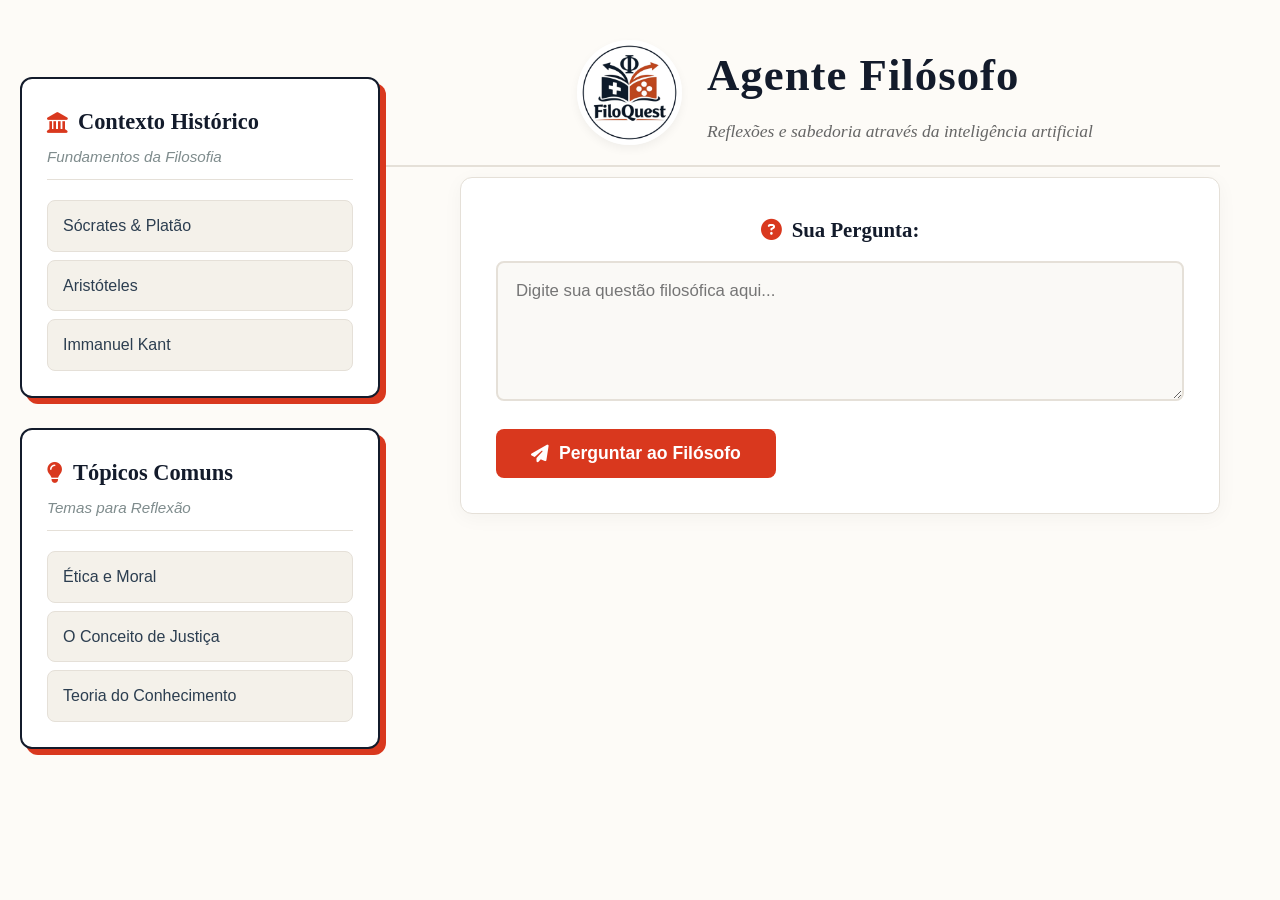
<file: frontend/index.html>
<!DOCTYPE html>
<html lang="pt-BR">
<head>
    <meta charset="UTF-8">
    <meta name="viewport" content="width=device-width, initial-scale=1.0">
    <title>Agente Filósofo - FiloQuest</title>
    <link rel="preconnect" href="https://fonts.googleapis.com/">
    <link rel="preconnect" href="https://fonts.gstatic.com/" crossorigin="">
    <link rel="stylesheet" href="https://cdnjs.cloudflare.com/ajax/libs/font-awesome/6.4.0/css/all.min.css">
    <link rel="stylesheet" href="style.css">
</head>
<body>
    <div class="container">
        <header class="animate-fade-down">
            <div class="header-content">
                <img src="image_b16420.jpg" alt="Logo FiloQuest" class="logo-img">
                <div class="title-group">
                    <h1>Agente Filósofo</h1>
                    <p class="subtitle">Reflexões e sabedoria através da inteligência artificial</p>
                </div>
            </div>
        </header>

        <main class="main-layout">
            <aside class="left-notepad-container">
                <div class="bloco-notas animate-fade-up delay-1">
                    <div>
                        <h3 class="titulo-bloco"><i class="fas fa-landmark"></i> Contexto Histórico</h3>
                        <p class="subtitulo-bloco">Fundamentos da Filosofia</p>
                    </div>
                    <div class="conteudo-bloco">
                        <ul>
                            <li class="topic-item" data-title="Sócrates & Platão" data-content="Sócrates focava no método dialético (maiêutica), questionando tudo para chegar à verdade. Seu discípulo, Platão, desenvolveu a Teoria das Ideias.">Sócrates & Platão</li>
                            <li class="topic-item" data-title="Aristóteles" data-content="Aluno de Platão, Aristóteles foi mais empírico. Sistematizou diversas áreas do conhecimento, defendendo que a felicidade (eudaimonia) é o fim supremo da vida humana.">Aristóteles</li>
                            <li class="topic-item" data-title="Immanuel Kant" data-content="Filósofo iluminista fundamental. Na ética, propôs o 'Imperativo Categórico'.">Immanuel Kant</li>
                        </ul>
                    </div>
                </div>

                <div class="bloco-notas animate-fade-up delay-2">
                    <div>
                        <h3 class="titulo-bloco"><i class="fas fa-lightbulb"></i> Tópicos Comuns</h3>
                        <p class="subtitulo-bloco">Temas para Reflexão</p>
                    </div>
                    <div class="conteudo-bloco">
                        <ul>
                            <li class="topic-item" data-title="Ética e Moral" data-content="A moral refere-se aos costumes de uma sociedade, enquanto a ética é a reflexão filosófica sobre ela.">Ética e Moral</li>
                            <li class="topic-item" data-title="O Conceito de Justiça" data-content="Uma discussão que permeia a filosofia desde Platão até Rawls, sobre a distribuição equitativa de direitos.">O Conceito de Justiça</li>
                            <li class="topic-item" data-title="Teoria do Conhecimento" data-content="Epistemologia. Estuda a natureza, origem e os limites do que podemos conhecer.">Teoria do Conhecimento</li>
                        </ul>
                    </div>
                </div>
            </aside>

            <section class="interaction-area animate-slide-up">
                <div class="input-section">
                    <label for="pergunta"><i class="fas fa-question-circle"></i> Sua Pergunta:</label>
                    <textarea id="pergunta" placeholder="Digite sua questão filosófica aqui..." rows="5"></textarea>
                    <button class="btn-primary" id="btn-perguntar">
                        <i class="fas fa-paper-plane"></i> Perguntar ao Filósofo
                    </button>
                </div>

                <div id="loading" class="loading hidden"><i class="fas fa-spinner fa-spin"></i> <span>O filósofo está refletindo...</span></div>
                <div id="resposta-container" class="resposta-container hidden">
                    <div class="resposta-header"><i class="fas fa-scroll"></i> <h2>Resposta do Filósofo</h2></div>
                    <div id="resposta-texto" class="resposta-texto"></div>
                </div>
                <div id="erro-container" class="erro-container hidden">
                    <i class="fas fa-exclamation-triangle"></i> <span id="erro-mensagem"></span>
                </div>
            </section>
        </main>
    </div>

    <!-- MODAL FLASHCARD (Antiga Sidebar) -->
    <div id="modal-overlay" class="modal-overlay">
        <div class="modal-flashcard">
            <button id="close-modal" class="close-btn"><i class="fas fa-times"></i></button>
            <i class="fas fa-book-open modal-icon"></i>
            <h2 id="modal-title">Título</h2>
            <p id="modal-content">Conteúdo explicativo aparecerá aqui...</p>
        </div>
    </div>

    <script src="script.js"></script>
</body>
</html>
</file>
<file: frontend/style.css>
:root {
    --cor-fundo: #fdfbf7;
    --cor-primaria: #131b2b;
    --cor-secundaria: #d9381e;
    --cor-texto: #2c3e50;
    --cor-borda: #e5e0d8;
    --cor-card-fundo: #ffffff;
    
    --nota-borda: #131b2b;
    --nota-sombra: #d9381e;
    --tamanho-modal: 650px;
}

* { margin: 0; padding: 0; box-sizing: border-box; }

body {
    font-family: 'Sora', sans-serif;
    background-color: var(--cor-fundo);
    color: var(--cor-texto);
    line-height: 1.6;
    min-height: 100vh;
    overflow-x: hidden;
}

h1, h2, h3 { font-family: 'Merriweather', serif; color: var(--cor-primaria); }

/* =================== CONTAINER E HEADER =================== */
.container {
    width: 100%;
    max-width: 1400px;
    margin: 0 auto;
    padding: 40px 60px 40px 40px; /* Diminui o padding esquerdo para trazer os blocos mais para esquerda */
    display: flex;
    flex-direction: column;
    min-height: 100vh;
}

header {
    margin-bottom: 10px; /* Reduzido para subir os blocos */
    padding-bottom: 20px;
    border-bottom: 2px solid var(--cor-borda);
    width: 100%;
    display: flex;
    justify-content: center;
    padding-left: 410px;
    align-items: center;
}

.header-content { display: flex; align-items: center; gap: 25px; }
.logo-img { width: 105px; height: 105px; object-fit: contain; border-radius: 50%; box-shadow: 0 4px 10px rgba(0,0,0,0.05); background: #fff; }
.title-group h1 { font-size: 2.8rem; font-weight: 700; letter-spacing: 1px; margin-bottom: 5px; }
.subtitle { font-family: 'Merriweather', serif; font-style: italic; color: #666; font-size: 1.1rem; }

/* =================== LAYOUT PRINCIPAL =================== */
.main-layout {
    display: grid;
    /* Aumentei a largura da esquerda para 340px e o gap para 80px */
    grid-template-columns: 340px 1fr;
    gap: 80px; 
    align-items: start;
    flex: 1;
}

/* =================== COLUNA ESQUERDA (BLOCO DE NOTAS) =================== */
.left-notepad-container {
    display: flex;
    flex-direction: column;
    gap: 30px;
    position: sticky;
    top: 20px;
    height: fit-content;
    /* Truque para puxar os blocos para cima e preencher o espaço esquerdo */
    margin-left: -20px; 
    margin-top: -100px; 
}

.bloco-notas {
    width: 100%;
    background-color: var(--cor-card-fundo);
    padding: 25px;
    box-sizing: border-box;
    display: flex;
    flex-direction: column;
    border: 2px solid var(--nota-borda);
    border-radius: 12px;
    box-shadow: 6px 6px 0 var(--nota-sombra);
    transition: transform 0.2s ease, box-shadow 0.2s ease;
}

.bloco-notas:hover { transform: translateY(-4px) translateX(-4px); box-shadow: 10px 10px 0 var(--nota-sombra); }

.titulo-bloco { font-family: 'Merriweather', serif; font-size: 1.4rem; color: var(--cor-primaria); margin-bottom: 5px; display: flex; align-items: center; gap: 10px;}
.titulo-bloco i { color: var(--cor-secundaria); font-size: 1.3rem; }
.subtitulo-bloco { font-size: 0.95rem; color: #7f8c8d; font-style: italic; margin-bottom: 20px; border-bottom: 1px solid var(--cor-borda); padding-bottom: 10px; }

.conteudo-bloco ul { list-style: none; padding: 0; font-size: 1rem; }

/* =================== BOTÕES DE TÓPICOS =================== */
.topic-item {
    display: block;
    width: 100%;
    text-align: left;
    padding: 12px 15px;
    margin-bottom: 8px;
    border-radius: 8px;
    cursor: pointer;
    transition: all 0.2s ease;
    color: var(--cor-texto);
    font-weight: 500;
    background-color: #f4f1ea;
    border: 1px solid var(--cor-borda);
}
.topic-item:last-child { margin-bottom: 0; }
.topic-item:hover {
    background-color: #f4f1ea;
    border-color: var(--cor-borda);
    color: var(--cor-secundaria);
    transform: translateX(5px);
    font-weight: 700;
    box-shadow: 0 2px 5px rgba(0,0,0,0.05);
}

/* =================== COLUNA DIREITA (INTERAÇÃO) =================== */
.interaction-area { width: 100%; }
.input-section {
    background: var(--cor-card-fundo);
    padding: 35px;
    border-radius: 12px;
    box-shadow: 0 4px 20px rgba(0, 0, 0, 0.04);
    border: 1px solid var(--cor-borda);
    margin-bottom: 30px;
}

.input-section label { display: flex; align-items: center; justify-content: center; font-size: 1.3rem; font-family: 'Merriweather', serif; color: var(--cor-primaria); margin-bottom: 15px; font-weight: 700; }
.input-section label i { margin-right: 10px; color: var(--cor-secundaria); }

textarea {
    width: 100%; padding: 18px; font-family: 'Sora', sans-serif; font-size: 1.05rem; border: 2px solid var(--cor-borda); border-radius: 8px; resize: vertical; background-color: #faf9f6; transition: all 0.3s ease;
}
textarea:focus { outline: none; border-color: var(--cor-secundaria); background-color: #ffffff; box-shadow: 0 0 0 3px rgba(217, 56, 30, 0.1); }

button.btn-primary {
    margin-top: 20px; padding: 14px 35px; font-family: 'Sora', sans-serif; font-size: 1.1rem; font-weight: 600; background-color: var(--cor-secundaria); color: white; border: none; border-radius: 8px; cursor: pointer; transition: all 0.3s ease; display: inline-flex; align-items: center; gap: 10px;
}
button.btn-primary:hover { background-color: #c0311a; transform: translateY(-2px); box-shadow: 0 6px 15px rgba(217, 56, 30, 0.3); }
button.btn-primary:disabled { background-color: #bdc3c7; cursor: not-allowed; transform: none; box-shadow: none; }

/* =================== LOADING, RESPOSTA E ERRO =================== */
.loading { text-align: center; padding: 40px; color: var(--cor-primaria); font-family: 'Merriweather', serif; font-style: italic; font-size: 1.3rem; }
.loading i { font-size: 2.5rem; margin-right: 15px; color: var(--cor-secundaria); }
.resposta-container { background: var(--cor-card-fundo); padding: 35px; border-radius: 12px; box-shadow: 0 8px 25px rgba(0, 0, 0, 0.05); border: 1px solid var(--cor-borda); border-left: 5px solid var(--cor-primaria); animation: fadeIn 0.5s ease-out forwards; }
.resposta-header { display: flex; align-items: center; gap: 15px; margin-bottom: 20px; padding-bottom: 15px; border-bottom: 1px solid var(--cor-borda); }
.resposta-header i { font-size: 2rem; color: var(--cor-secundaria); }
.resposta-texto { font-size: 1.1rem; line-height: 1.9; color: var(--cor-texto); white-space: pre-wrap; }
.erro-container { background-color: #fdf3f2; padding: 20px; border-radius: 8px; border-left: 4px solid #c0392b; display: flex; align-items: center; gap: 15px; color: #c0392b; font-weight: 600; }

/* =================== MODAL FLASHCARD =================== */
.modal-overlay {
    position: fixed; top: 0; left: 0; width: 100vw; height: 100vh;
    background: rgba(19, 27, 43, 0.7);
    backdrop-filter: blur(6px);
    z-index: 999; 
    opacity: 0; 
    visibility: hidden;
    transition: all 0.3s cubic-bezier(0.25, 0.8, 0.25, 1);
    display: flex;
    justify-content: center;
    align-items: center;
}
.modal-overlay.open { opacity: 1; visibility: visible; }

.modal-flashcard {
    background-color: #ffffff;
    width: 90%;
    max-width: var(--tamanho-modal);
    padding: 50px;
    border-radius: 24px;
    box-shadow: 0 20px 60px rgba(0, 0, 0, 0.3);
    position: relative;
    transform: scale(0.9) translateY(20px);
    transition: transform 0.3s cubic-bezier(0.175, 0.885, 0.32, 1.275);
    max-height: 80vh;
    overflow-y: auto;
    scrollbar-gutter: stable;
}
.modal-overlay.open .modal-flashcard { transform: scale(1) translateY(0); }

.modal-flashcard .close-btn {
    position: absolute; top: 24px; right: 24px;
    background: #f4f1ea;
    width: 40px; height: 40px;
    border-radius: 50%;
    display: flex; justify-content: center; align-items: center;
    border: none; font-size: 1.3rem; color: var(--cor-texto); cursor: pointer;
    transition: all 0.2s ease;
}
.modal-flashcard .close-btn:hover { transform: rotate(90deg); background-color: var(--cor-secundaria); color: white; }

.modal-flashcard .modal-icon { font-size: 3.5rem; color: var(--cor-secundaria); display: block; margin-bottom: 20px; }
.modal-flashcard h2 { font-size: 2.2rem; margin-bottom: 25px; color: var(--cor-primaria); }
.modal-flashcard p { font-size: 1.15rem; line-height: 1.8; color: var(--cor-texto); }

.modal-flashcard::-webkit-scrollbar { width: 6px; }
.modal-flashcard::-webkit-scrollbar-thumb { background-color: var(--cor-borda); border-radius: 8px; }

/* =================== UTILITÁRIOS E ANIMAÇÕES =================== */
.hidden { display: none !important; }
.animate-fade-down { opacity: 0; animation: fadeDown 0.8s ease-out forwards; }
.animate-fade-up { opacity: 0; animation: fadeUp 0.8s ease-out forwards; }
.animate-slide-up { opacity: 0; transform: translateY(30px); animation: slideUp 0.6s ease-out forwards; }
.delay-1 { animation-delay: 0.1s; }
.delay-2 { animation-delay: 0.2s; }
@keyframes fadeDown { from { opacity: 0; transform: translateY(-20px); } to { opacity: 1; transform: translateY(0); } }
@keyframes fadeUp { from { opacity: 0; transform: translateY(20px); } to { opacity: 1; transform: translateY(0); } }
@keyframes slideUp { from { opacity: 0; transform: translateY(30px); } to { opacity: 1; transform: translateY(0); } }
@keyframes fadeIn { from { opacity: 0; } to { opacity: 1; } }

/* =================== RESPONSIVIDADE =================== */
@media (max-width: 1024px) {
    .main-layout { grid-template-columns: 1fr; gap: 40px; }
    .left-notepad-container { display: grid; grid-template-columns: 1fr 1fr; gap: 30px; position: static; margin: 0; }
    .container { padding: 30px; }
}
@media (max-width: 768px) {
    .header-content { flex-direction: column; text-align: center; gap: 15px; }
    .title-group h1 { font-size: 2.2rem; }
    .left-notepad-container { grid-template-columns: 1fr; }
    .input-section { padding: 20px; }
    .container { padding: 20px; }
    .modal-flashcard { padding: 30px; width: 95%; }
}
</file>
